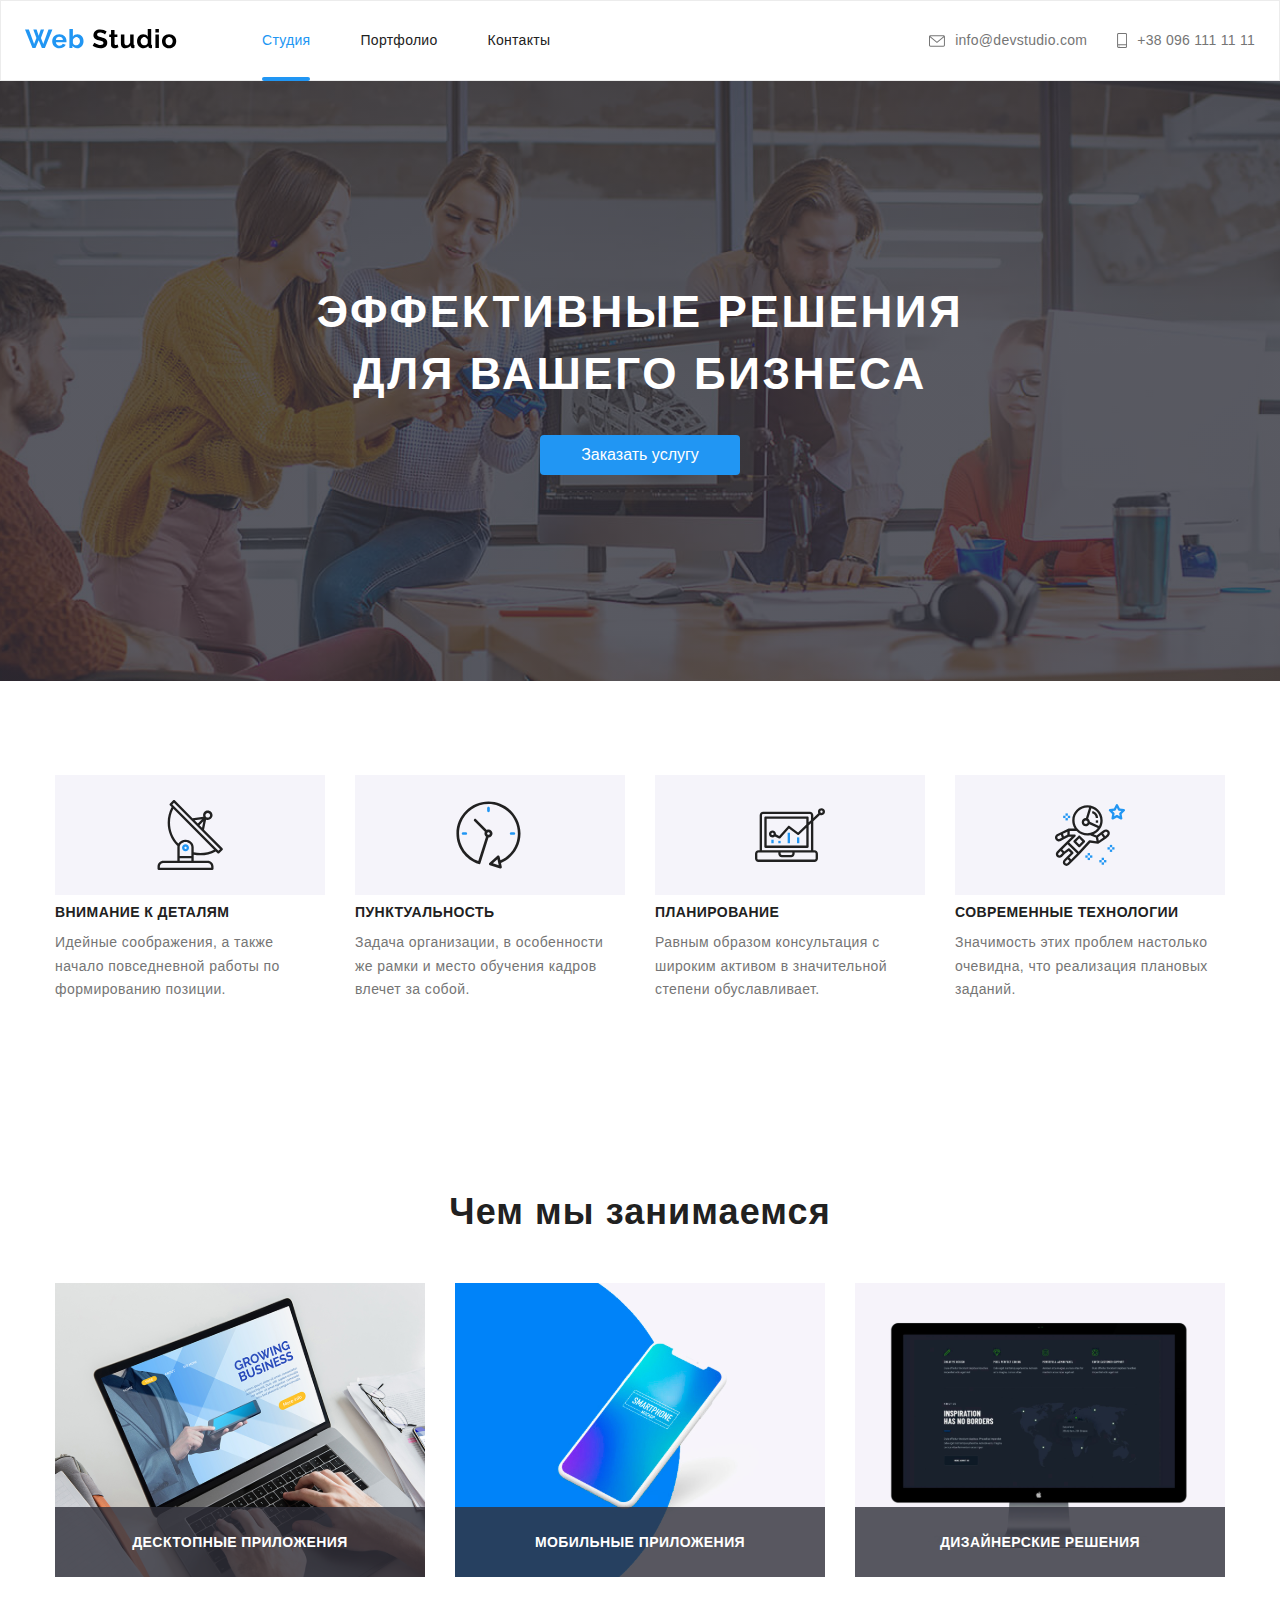
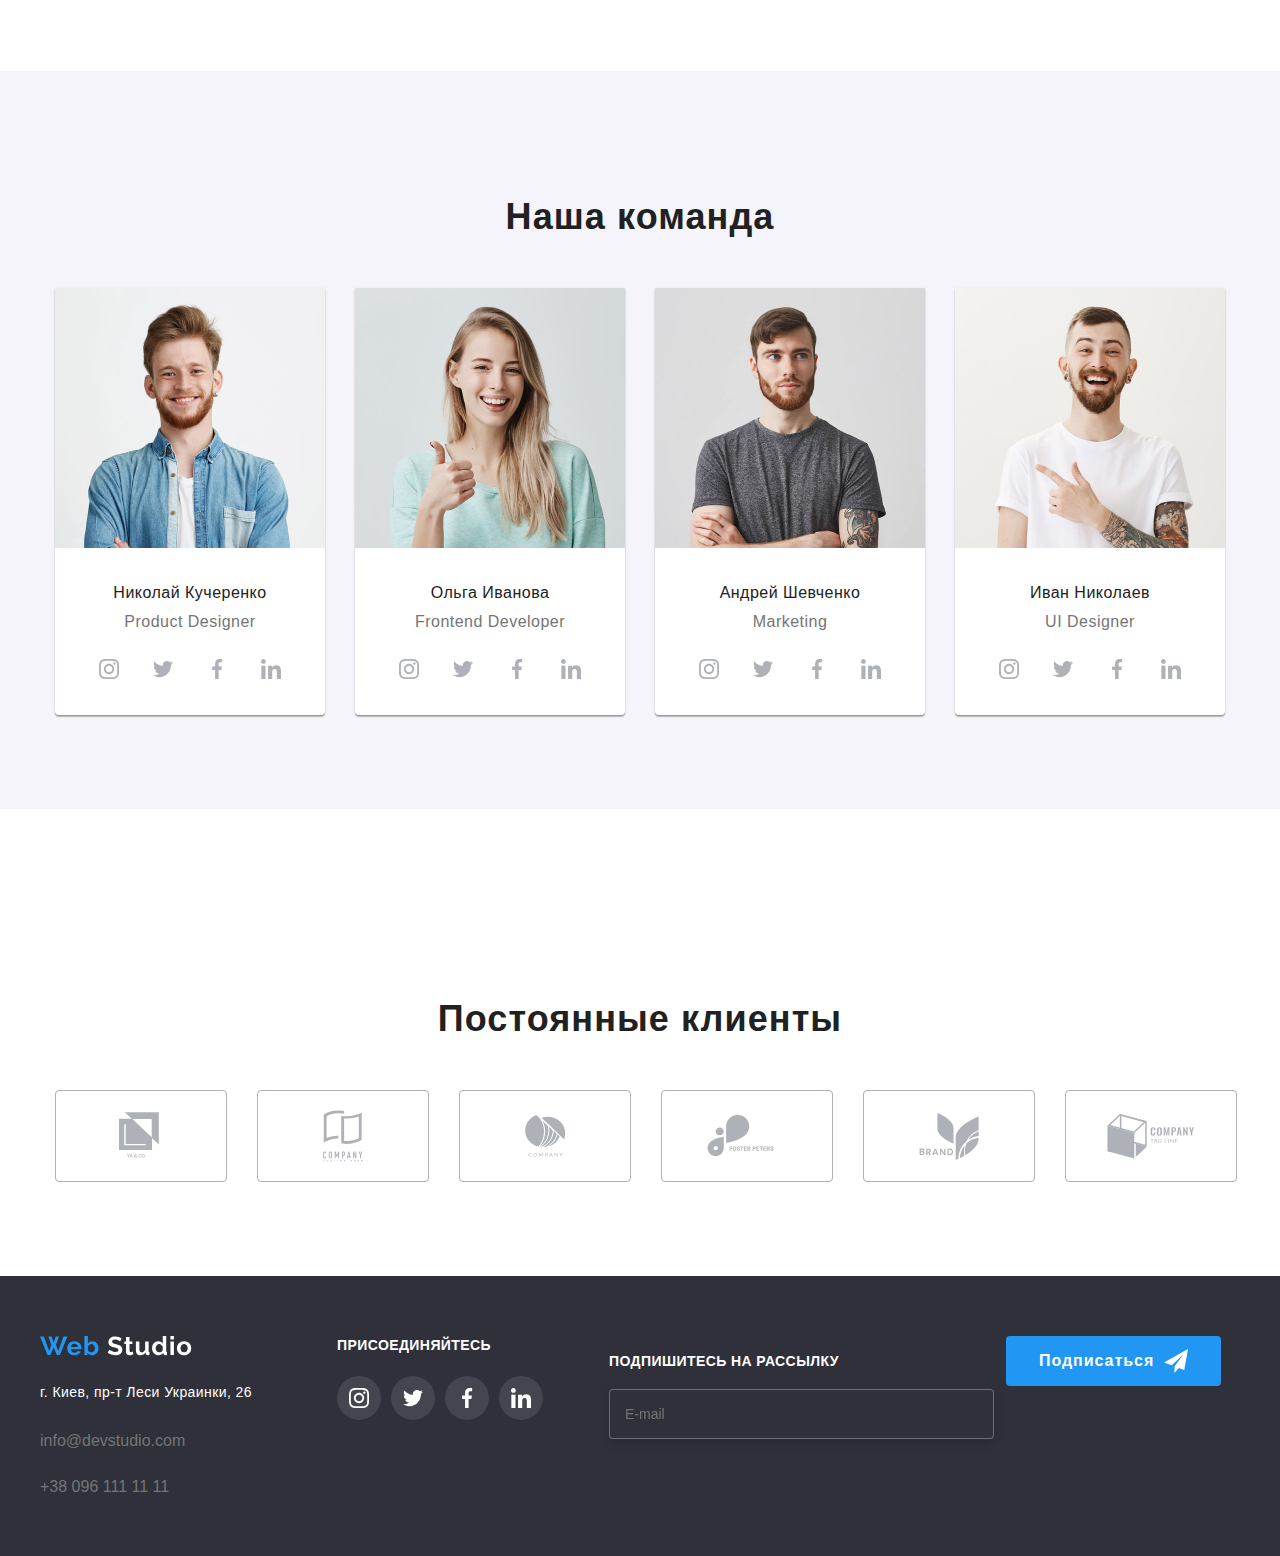
<file: index.html>
<!DOCTYPE html>
<html lang="ru">
  <head>
    <meta charset="UTF-8" />
    <meta name="viewport" content="width=device-width, initial-scale=1.0" />
    <link
      rel="stylesheet"
      href="https://cdnjs.cloudflare.com/ajax/libs/modern-normalize/0.7.0/modern-normalize.min.css"
    />
    <link rel="stylesheet" href="./css/styles.css" />
    <title>WebStudio</title>
  </head>

  <body class="page">
    <!-- header  -->
    <header>
      <div class="navigation-container">
        <div class="logo">
          <a href="./index.html"
            ><img src="./images/WebStudio.svg" alt="Логотип"
          /></a>
        </div>
        <!-- Site navigation -->

        <nav>
          <ul class="nav list">
            <li class="nav-item">
              <a class="nav-link current-link" href="./index.html">Студия</a>
            </li>
            <li class="nav-item">
              <a class="nav-link" href="./portfolio.html">Портфолио</a>
            </li>
            <li class="nav-item">
              <a class="nav-link" href="">Контакты</a>
            </li>
          </ul>
        </nav>

        <!-- contacts -->

        <div class="contacts">
          <a class="email-style" href="mailto:info@devstudio.co"
            ><svg class="icon-email" width="16" height="12">
              <use href="./images/sprite.svg#icon-envelope"></use>
            </svg>
            <span class="email-text"> info@devstudio.com</span>
          </a>

          <a class="phonenumber-style" href="tel:+380961111111"
            ><svg class="icon-phone" width="10" height="15">
              <use href="./images/sprite.svg#icon-smartphone"></use>
            </svg>
            <span class="phonenumber-text"> +38 096 111 11 11</span>
          </a>
        </div>
      </div>
    </header>
    <main>
      <!-- Hero -->
      <section class="hero">
        <div class="cotainer-hero">
          <h1 class="hero-title no-margin">
            Эффективные решения <br />
            для вашего бизнеса
          </h1>
          <button type="button" class="button" data-modal-open>
            Заказать услугу
          </button>
        </div>
      </section>
      <!-- Features -->
      <section class="features">
        <div class="container">
          <h2 class="title no-margin">
            *Логический заголовк,который не должен отображаться*
          </h2>
          <ul class="list">
            <li class="item">
              <div class="features-icon-bcg">
                <svg class="features-icon">
                  <use
                    href="./images/sprite.svg#icon-antenna"
                    width="70"
                    height="70"
                  ></use>
                </svg>
              </div>
              <h3 class="features-title">Внимание к деталям</h3>
              <p class="features-text">
                Идейные соображения, а также начало повседневной работы по
                формированию позиции.
              </p>
            </li>
            <li class="item">
              <div class="features-icon-bcg">
                <svg class="features-icon">
                  <use
                    href="./images/sprite.svg#icon-clock"
                    width="67"
                    height="70"
                  ></use>
                </svg>
              </div>
              <h3 class="features-title">Пунктуальность</h3>
              <p class="features-text">
                Задача организации, в особенности же рамки и место обучения
                кадров влечет за собой.
              </p>
            </li>
            <li class="item">
              <div class="features-icon-bcg">
                <svg class="features-icon">
                  <use
                    href="./images/sprite.svg#icon-computer"
                    width="70"
                    height="70"
                  ></use>
                </svg>
              </div>
              <h3 class="features-title">Планирование</h3>
              <p class="features-text">
                Равным образом консультация с широким активом в значительной
                степени обуславливает.
              </p>
            </li>
            <li class="item">
              <div class="features-icon-bcg">
                <svg class="features-icon">
                  <use
                    href="./images/sprite.svg#icon-astronaut"
                    width="70"
                    height="70"
                  ></use>
                </svg>
              </div>
              <h3 class="features-title">Современные технологии</h3>
              <p class="features-text">
                Значимость этих проблем настолько очевидна, что реализация
                плановых заданий.
              </p>
            </li>
          </ul>
        </div>
      </section>
      <!-- Works -->
      <section class="works">
        <div class="container">
          <h2 class="works title">Чем мы занимаемся</h2>
          <!-- work types  -->
          <ul class="work-examples list">
            <li class="work-item">
              <img
                class="work-img"
                src="./images/laptop.svg"
                alt="Лаптоп"
                width="370"
              />
              <h3 class="work-name">Десктопные приложения</h3>
            </li>
            <li class="work-item">
              <img
                class="work-img"
                src="./images/telephoneblue.svg"
                alt="Смартфон"
                width="370"
              />
              <h3 class="work-name">Мобильные приложения</h3>
            </li>
            <li class="work-item">
              <img
                class="work-img"
                src="./images/desktop.svg"
                alt="Монитор"
                width="370"
              />
              <h3 class="work-name">Дизайнерские решения</h3>
            </li>
          </ul>
        </div>
      </section>
      <!-- Our Team -->
      <section class="team">
        <div class="container">
          <h2 class="title">Наша команда</h2>
          <!-- team members -->
          <ul class="team-list list">
            <li class="team-item">
              <img
                src="./images/kolja.jpg"
                alt="Николай Кучеренко"
                width="270"
              />
              <h3 class="team-name">Николай Кучеренко</h3>
              <p class="team-text">Product Designer</p>
              <ul class="social list">
                <li class="social-item">
                  <a class="social-link" href=""
                    ><svg class="social-icon" width="20" height="20">
                      <use href="./images/sprite.svg#icon-instagram"></use>
                    </svg>
                  </a>
                </li>
                <li class="social-item">
                  <a class="social-link" href=""
                    ><svg class="social-icon" width="22" height="20">
                      <use href="./images/sprite.svg#icon-twitter" />
                    </svg>
                  </a>
                </li>
                <li class="social-item">
                  <a class="social-link" href=""
                    ><svg class="social-icon" width="20" height="30">
                      <use href="./images/sprite.svg#icon-facebook" />
                    </svg>
                  </a>
                </li>
                <li class="social-item">
                  <a class="social-link" href=""
                    ><svg class="social-icon" width="20" height="20">
                      <use href="./images/sprite.svg#icon-linkedin" />
                    </svg>
                  </a>
                </li>
              </ul>
            </li>
            <li class="team-item">
              <img src="./images/olga.jpg" alt="Ольга Иванова" width="270" />
              <h3 class="team-name">Ольга Иванова</h3>
              <p class="team-text">Frontend Developer</p>
              <ul class="social list">
                <li class="social-item">
                  <a class="social-link" href=""
                    ><svg class="social-icon" width="20" height="20">
                      <use href="./images/sprite.svg#icon-instagram" />
                    </svg>
                  </a>
                </li>
                <li class="social-item">
                  <a class="social-link" href=""
                    ><svg class="social-icon" width="22" height="20">
                      <use href="./images/sprite.svg#icon-twitter" />
                    </svg>
                  </a>
                </li>
                <li class="social-item">
                  <a class="social-link" href=""
                    ><svg class="social-icon" width="20" height="30">
                      <use href="./images/sprite.svg#icon-facebook" />
                    </svg>
                  </a>
                </li>
                <li class="social-item">
                  <a class="social-link" href=""
                    ><svg class="social-icon" width="20" height="20">
                      <use href="./images/sprite.svg#icon-linkedin" />
                    </svg>
                  </a>
                </li>
              </ul>
            </li>
            <li class="team-item">
              <img
                src="./images/andrei.jpg"
                alt="Андрей Шевченко"
                width="270"
              />
              <h3 class="team-name">Андрей Шевченко</h3>
              <p class="team-text">Marketing</p>
              <ul class="social list">
                <li class="social-item">
                  <a class="social-link" href=""
                    ><svg class="social-icon" width="20" height="20">
                      <use href="./images/sprite.svg#icon-instagram" />
                    </svg>
                  </a>
                </li>
                <li class="social-item">
                  <a class="social-link" href=""
                    ><svg class="social-icon" width="22" height="20">
                      <use href="./images/sprite.svg#icon-twitter" />
                    </svg>
                  </a>
                </li>
                <li class="social-item">
                  <a class="social-link" href=""
                    ><svg class="social-icon" width="20" height="30">
                      <use href="./images/sprite.svg#icon-facebook" />
                    </svg>
                  </a>
                </li>
                <li class="social-item">
                  <a class="social-link" href=""
                    ><svg class="social-icon" width="20" height="20">
                      <use href="./images/sprite.svg#icon-linkedin" />
                    </svg>
                  </a>
                </li>
              </ul>
            </li>
            <li class="team-item">
              <img src="./images/ivan.jpg" alt="Иван Николаев" width="270" />
              <h3 class="team-name">Иван Николаев</h3>
              <p class="team-text">UI Designer</p>
              <ul class="social list">
                <li class="social-item">
                  <a class="social-link" href=""
                    ><svg class="social-icon" width="20" height="20">
                      <use href="./images/sprite.svg#icon-instagram" />
                    </svg>
                  </a>
                </li>
                <li class="social-item">
                  <a class="social-link" href=""
                    ><svg class="social-icon" width="22" height="20">
                      <use href="./images/sprite.svg#icon-twitter" />
                    </svg>
                  </a>
                </li>
                <li class="social-item">
                  <a class="social-link" href=""
                    ><svg class="social-icon" width="20" height="30">
                      <use href="./images/sprite.svg#icon-facebook" />
                    </svg>
                  </a>
                </li>
                <li class="social-item">
                  <a class="social-link" href=""
                    ><svg class="social-icon" width="20" height="20">
                      <use href="./images/sprite.svg#icon-linkedin" />
                    </svg>
                  </a>
                </li>
              </ul>
            </li>
          </ul>
        </div>
      </section>
      <!-- Customers -->
      <section class="customers">
        <div class="container">
          <h2 class="title">Постоянные клиенты</h2>
          <!-- customers list -->
          <ul class="customers-logo list">
            <li class="customer-logo-pic">
              <a class="customers-link" href=""
                ><svg width="44" height="49">
                  <use href="./images/sprite.svg#icon-Client1" />
                </svg>
              </a>
            </li>
            <li class="customer-logo-pic">
              <a class="customers-link" href=""
                ><svg width="40" height="52">
                  <use href="./images/sprite.svg#icon-Client2" />
                </svg>
              </a>
            </li>
            <li class="customer-logo-pic">
              <a class="customers-link" href=""
                ><svg width="41" height="42">
                  <use href="./images/sprite.svg#icon-Client3" />
                </svg>
              </a>
            </li>
            <li class="customer-logo-pic">
              <a class="customers-link" href=""
                ><svg width="80" height="42">
                  <use href="./images/sprite.svg#icon-Client4" />
                </svg>
              </a>
            </li>
            <li class="customer-logo-pic">
              <a class="customers-link" href=""
                ><svg width="60" height="47">
                  <use href="./images/sprite.svg#icon-Client5" />
                </svg>
              </a>
            </li>
            <li class="customer-logo-pic">
              <a class="customers-link" href=""
                ><svg width="88" height="45">
                  <use href="./images/sprite.svg#icon-Client6" />
                </svg>
              </a>
            </li>
          </ul>
        </div>
      </section>

      <!-- MODAL WINDOW -->
      <div class="backdrop is-hidden" data-modal>
        <div class="modal">
          <a class="close-button" href="./index.html" data-modal-close
            ><svg width="30" height="30">
              <use href="./images/sprite.svg#icon-cancel-circle" />
            </svg>
          </a>

          <form class="callback-form" autocomplete="off">
            <h1 class="form-tittle">
              Оставьте свои данные, мы вам перезвоним
            </h1>
            <div class="form-field">
              <input
                class="form-input"
                id="name"
                name="name"
                type="text"
                placeholder=" "
              />
              <label class="form-lable" for="name">Имя</label>
            </div>
            <div class="form-field">
              <input
                class="form-input"
                id="tel"
                name="tel"
                type="tel"
                placeholder=" "
              />
              <label class="form-lable" for="tel">Телефон</label>
              <svg class="modal-icon" width="13" height="13">
                <use href="./images/sprite.svg#icon-phone-modal" />
              </svg>
            </div>
            <div class="form-field">
              <input
                class="form-input"
                id="mail"
                name="mail"
                type="email"
                placeholder=" "
              />
              <label class="form-lable" for="mail">Почта</label>
              <svg class="modal-icon" width="15" height="12">
                <use href="./images/sprite.svg#icon-envelope-modal" />
              </svg>
            </div>
            <div class="form-field">
              <label
                >Коментарий
                <textarea
                  name="comment"
                  rows="5"
                  placeholder="Введите текст"
                ></textarea>
              </label>
            </div>
            <div class="policy-field">
              <label class="checkbox-lable"
                ><input class="checkbox" name="agree" type="checkbox" />
                <span class="checkbox-icon"></span>Соглашаюсь с рассылкой и
                принимаю
                <a class="policy-link" href="">Условия договора </a>
              </label>
            </div>
            <div class="submit">
              <button type="button" class="submit-btn">Подписаться</button>
            </div>
          </form>
        </div>
      </div>
    </main>
    <!-- Footer -->
    <footer class="footer">
      <!-- logo -->
      <div class="footer-container">
        <div class="logo-footer">
          <a href="./index.html"
            ><img src="./images/WebStudio-footer.svg" alt="Логотип"
          /></a>
          <address>
            <span class="phys-address"> г. Киев, пр-т Леси Украинки, 26</span>
            <br />
            <!-- contacts -->
            <a href="mailto:info@devstudio.co">
              <span class="adress">info@devstudio.com</span></a
            >
            <br />
            <a href="tel:+380961111111">
              <span class="adress">+38 096 111 11 11</span></a
            >
          </address>
        </div>
        <!-- subscribe -->
        <div class="subscribe-container">
          <h2 class="subscribe-title">присоединяйтесь</h2>
          <ul class="footer-social list">
            <li class="footer-social-item">
              <a class="footer-social-link" href=""
                ><svg class="footer-social-icon" width="20" height="20">
                  <use href="./images/sprite.svg#icon-instagram" />
                </svg>
              </a>
            </li>
            <li class="footer-social-item">
              <a class="footer-social-link" href=""
                ><svg class="footer-social-icon" width="22" height="20">
                  <use href="./images/sprite.svg#icon-twitter" />
                </svg>
              </a>
            </li>
            <li class="footer-social-item">
              <a class="footer-social-link" href=""
                ><svg class="footer-social-icon" width="20" height="30">
                  <use href="./images/sprite.svg#icon-facebook" />
                </svg>
              </a>
            </li>
            <li class="footer-social-item">
              <a class="footer-social-link" href=""
                ><svg class="footer-social-icon" width="20" height="20">
                  <use href="./images/sprite.svg#icon-linkedin" />
                </svg>
              </a>
            </li>
          </ul>
        </div>
        <div class="mail-subscribe">
          <form class="suscribe-form">
            <label class="footer-field">
              <input name="mail" type="email" placeholder="E-mail" />
              Подпишитесь на рассылку
            </label>
            <button class="footer-btn" type="submit" class="submit-btn">
              Подписаться
            </button>
          </form>
        </div>
      </div>
    </footer>
    <script src="./js/modal.js"></script>
  </body>
</html>
</file>
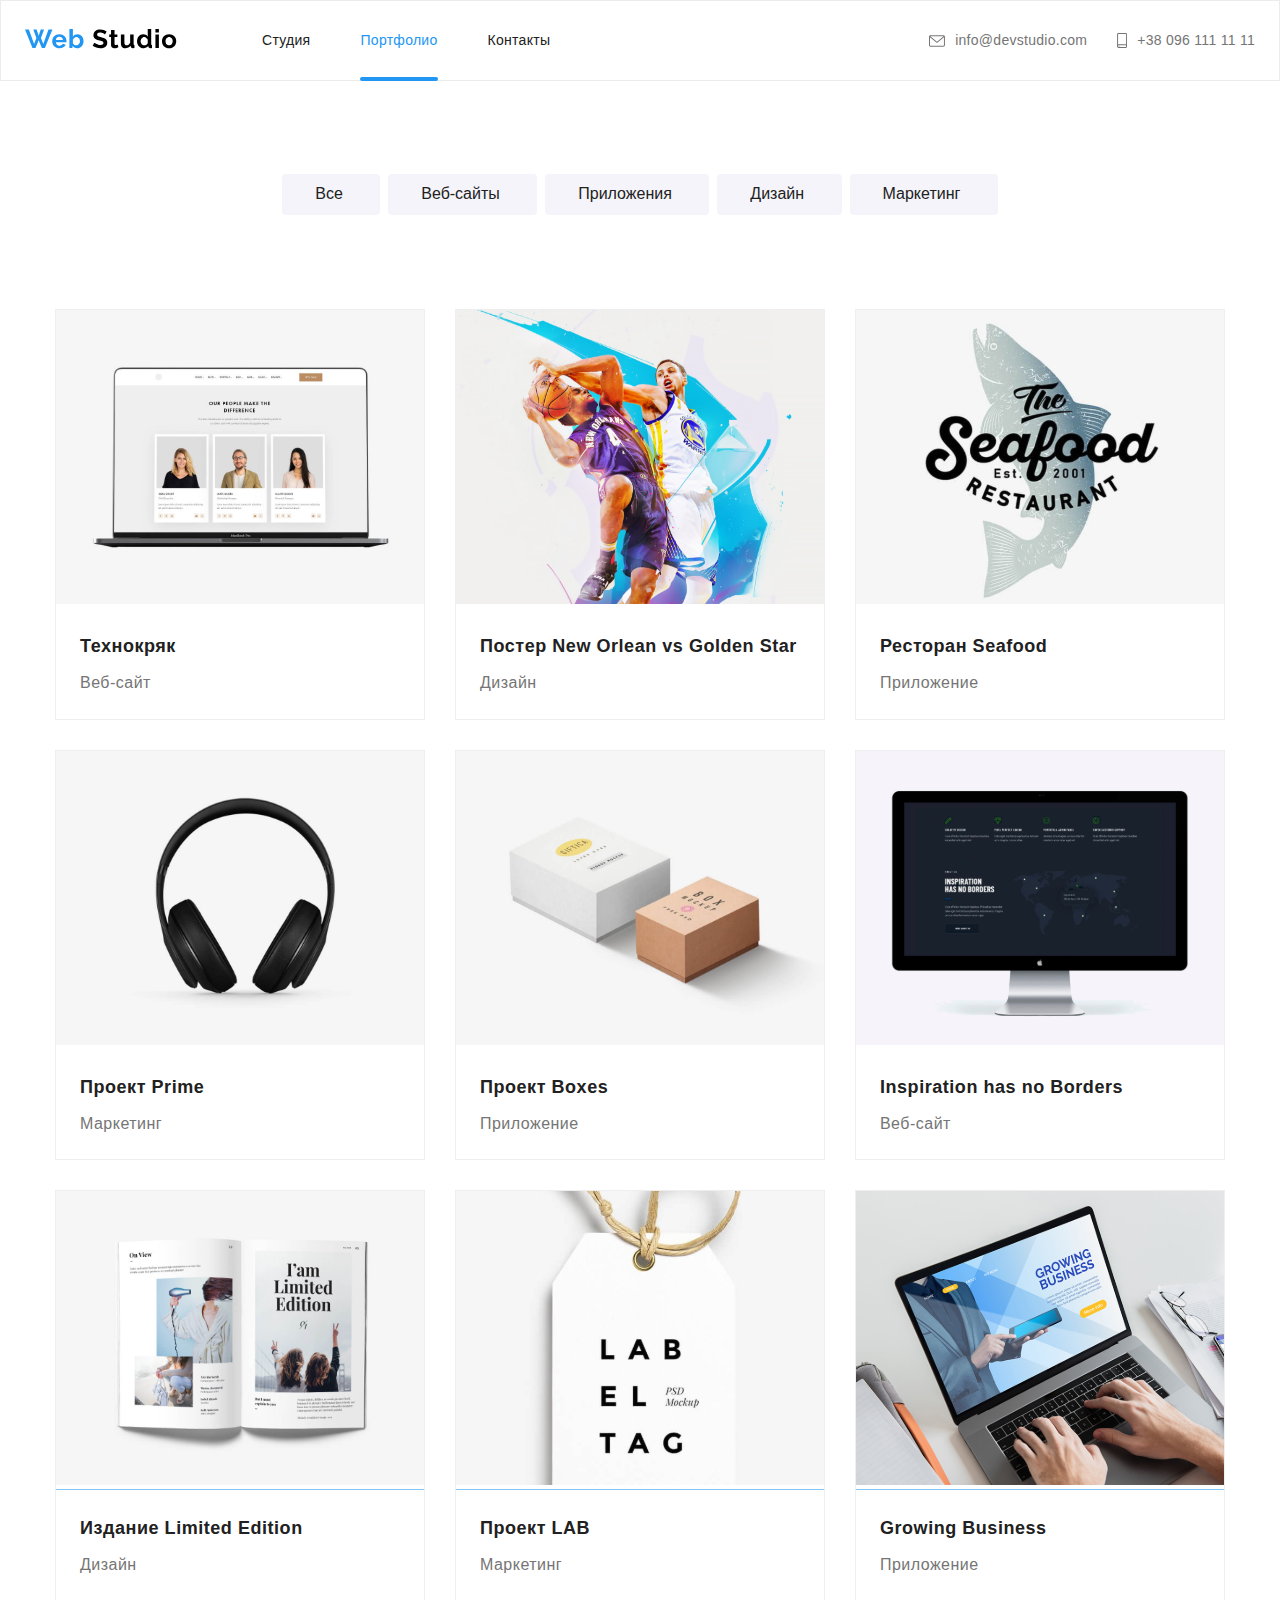
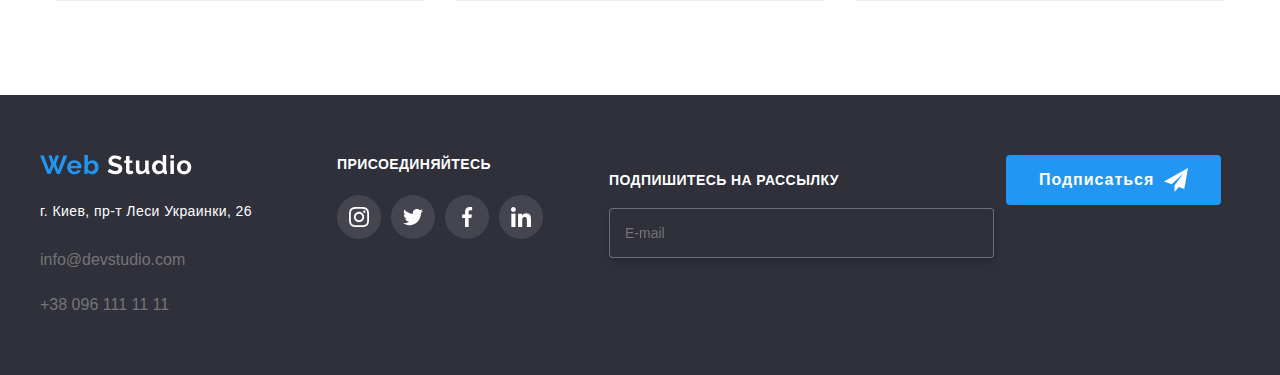
<file: portfolio.html>
<!DOCTYPE html>
<html lang="ru">
  <head>
    <meta charset="UTF-8" />
    <meta name="viewport" content="width=device-width, initial-scale=1.0" />
    <link
      rel="stylesheet"
      href="https://cdnjs.cloudflare.com/ajax/libs/modern-normalize/0.7.0/modern-normalize.min.css"
    />
    <link rel="stylesheet" href="./css/styles.css" />
    <title>WebStudio</title>
  </head>

  <body class="page">
    <!-- header  -->
    <header>
      <div class="navigation-container">
        <div class="logo">
          <a href="./index.html"
            ><img src="./images/WebStudio.svg" alt="Логотип"
          /></a>
        </div>
        <!-- Site navigation -->

        <nav>
          <ul class="nav list">
            <li class="nav-item">
              <a class="nav-link" href="./index.html">Студия</a>
            </li>
            <li class="nav-item">
              <a class="nav-link  current-link" href="./portfolio.html">Портфолио</a>
            </li>
            <li class="nav-item">
              <a class="nav-link" href="">Контакты</a>
            </li>
          </ul>
        </nav>

        <!-- contacts -->

        <div class="contacts">
          <a class="email-style" href="mailto:info@devstudio.co"
            ><svg class="icon-email" width="16" height="12">
              <use href="./images/sprite.svg#icon-envelope"></use>
            </svg>
            <span class="email-text"> info@devstudio.com</span>
          </a>

          <a class="phonenumber-style" href="tel:+380961111111"
            ><svg class="icon-phone" width="10" height="15">
              <use href="./images/sprite.svg#icon-smartphone"></use>
            </svg>
            <span class="phonenumber-text"> +38 096 111 11 11</span>
          </a>
        </div>
      </div>
    </header>
    <main>
      <!-- OUr workk filter menu -->
      <section>
        <div class="container-portfolio">
          <div class="filter">
          <label  class="filter-lable">Все
            <input  class="filter-input" name="filter" type="radio" value="all" >
          </label>
          
          
          <label  class="filter-lable">Веб-сайты
            <input class="filter-input" name="filter" type="radio" value="web-sites" />
          </label>
          
          
          <label class="filter-lable">Приложения
            <input class="filter-input" name="filter" type="radio" value="apps" />
          </label>


          <label class="filter-lable">Дизайн
            <input class="filter-input"name="filter" type="radio" value="design" />
          </label>


           <label class="filter-lable">Маркетинг
             <input class="filter-input"name="filter" type="radio" value="marketing" />
           </label>
          </div>
            <h1 class="portfolio-notitle">
              *Логический заголовок котрый не должен отоюражатся*
            </h1>
          </div>

          <!-- OUR WORKS -->
         <section>
           

           
            <ul class="portfolio container list">
              <li class="portfolio-item">
                <a href="" >
                  <div class="portfolio-img">
                    <img class="img" src="./images-portfolio/tehnokrak.svg" alt="Изображение веб-сайта на ноутбуке" width="370">
                    <div class="portfolio-text">
                      <p>
                        Технокряк это современная площадка распространения
                        коронавируса. Компании используют эту платформу для
                        цифрового шпионажа и атак на защищённые сервера
                        конкурентов.
                      </p>
                    </div>
                  </div>
                  <div class="portfolio-dsc">
                    <h2 class="portfolio-name">Технокряк</h2>
                    <p class="portfolio-type">Веб-сайт</p>
                  </div>
                </a>
              </li>
              <li class="portfolio-item">
                <a href="">
                  <div class="portfolio-img">
                    <img class="img" src="./images-portfolio/basketball-poster.svg" alt="Постер New Orlean vs Golden Star" width="370">
                    <div class="portfolio-text">
                      <p>
                        Технокряк это современная площадка распространения
                        коронавируса. Компании используют эту платформу для
                        цифрового шпионажа и атак на защищённые сервера
                        конкурентов.
                      </p>
                    </div>
                  </div>
                  <div class="portfolio-dsc">
                    <h2 class="portfolio-name">Постер New Orlean vs Golden Star</h2>
                    <p class="portfolio-type">Дизайн</p>
                  </div>
                </a>
              </li>
              <li class="portfolio-item">
                <a href="">
                  <div class="portfolio-img">
                    <img class="img" src="./images-portfolio/seafood-logo.svg" alt="Лого Ресторана" width="370">
                    <div class="portfolio-text">
                      <p>
                        Технокряк это современная площадка распространения
                        коронавируса. Компании используют эту платформу для
                        цифрового шпионажа и атак на защищённые сервера
                        конкурентов.
                      </p>
                    </div>
                  </div>
                  <div class="portfolio-dsc">
                    <h2 class="portfolio-name">Ресторан Seafood</h2>
                    <p class="portfolio-type">Приложение</p>
                  </div>
                </a>
              </li>
              <li class="portfolio-item">
                <a href="">
                  <div class="portfolio-img">
                    <img class="img" src="./images-portfolio/headphones.svg" alt="Наушники" width="370">
                    <div class="portfolio-text">
                      <p>
                        Технокряк это современная площадка распространения
                        коронавируса. Компании используют эту платформу для
                        цифрового шпионажа и атак на защищённые сервера
                        конкурентов.
                      </p>
                    </div>
                  </div>
                  <div class="portfolio-dsc">
                    <h2 class="portfolio-name">Проект Prime</h2>
                    <p class="portfolio-type">Маркетинг</p>
                  </div>
                </a>
              </li>
              <li class="portfolio-item">
                <a href="">
                  <div class="portfolio-img">
                    <img class="img" src="./images-portfolio/boxes-project.svg" alt="Проэкт Boxes" width="370">
                    <div class="portfolio-text">
                      <p>
                        Технокряк это современная площадка распространения
                        коронавируса. Компании используют эту платформу для
                        цифрового шпионажа и атак на защищённые сервера
                        конкурентов.
                      </p>
                    </div>
                  </div>
                  <div class="portfolio-dsc">
                    <h2 class="portfolio-name">Проект Boxes</h2>
                    <p class="portfolio-type">Приложение</p>
                  </div>
                </a>
              </li>
              <li class="portfolio-item">
                <a href="">
                  <div class="portfolio-img">
                    <img class="img" src="./images-portfolio/desktop-screen.svg" alt="Монитор" width="370">
                    <div class="portfolio-text">
                      <p>
                        Технокряк это современная площадка распространения
                        коронавируса. Компании используют эту платформу для
                        цифрового шпионажа и атак на защищённые сервера
                        конкурентов.
                      </p>
                    </div>
                  </div>
                  <div class="portfolio-dsc">
                    <h2 class="portfolio-name">Inspiration has no Borders</h2>
                    <p class="portfolio-type">Веб-сайт</p>
                  </div>
                </a>
              </li>
              <li class="portfolio-item">
                <a href="">
                  <div class="portfolio-img">
                    <img class="img" src="./images-portfolio/limitededition.svg" alt="Книга" width="370">
                    <div class="portfolio-text">
                      <p>
                        Технокряк это современная площадка распространения
                        коронавируса. Компании используют эту платформу для
                        цифрового шпионажа и атак на защищённые сервера
                        конкурентов.
                      </p>
                    </div>
                  </div>
                  <div class="portfolio-dsc">
                    <h2 class="portfolio-name">Издание Limited Edition</h2>
                    <p class="portfolio-type">Дизайн</p>
                  </div>
                </a>
              </li>
              <li class="portfolio-item">
                <a href="">
                  <div class="portfolio-img">
                    <img class="img" src="./images-portfolio/labletag.svg" alt="Лэйблтэг" width="370">
                    <div class="portfolio-text">
                      <p>
                        Технокряк это современная площадка распространения
                        коронавируса. Компании используют эту платформу для
                        цифрового шпионажа и атак на защищённые сервера
                        конкурентов.
                      </p>
                    </div>
                  </div>
                  <div class="portfolio-dsc">
                    <h2 class="portfolio-name">Проект LAB</h2>
                    <p class="portfolio-type">Маркетинг</p>
                  </div>
                </a>
              </li>
              <li class="portfolio-item">
                <a href="">
                  <div class="portfolio-img">
                    <img class="img" src="./images-portfolio/laptop-grow-buis.svg" alt="Лаптоп" width="370">
                    <div class="portfolio-text">
                      <p>
                        Технокряк это современная площадка распространения
                        коронавируса. Компании используют эту платформу для
                        цифрового шпионажа и атак на защищённые сервера
                        конкурентов.
                      </p>
                    </div>
                  </div>
                  <div class="portfolio-dsc">
                    <h2 class="portfolio-name">Growing Business</h2>
                    <p class="portfolio-type">Приложение</p>
                  </div>
                </a>
              </li>
           </ul>
         </section>

    </main>
    <footer class="footer">
      <!-- logo -->
      <div class="footer-container">
        <div class="logo-footer">
          <a href="./index.html"><img src="./images/WebStudio-footer.svg" alt="Логотип" /></a>
          <address>
            <span class="phys-address"> г. Киев, пр-т Леси Украинки, 26</span>
            <br />
            <!-- contacts -->
            <a href="mailto:info@devstudio.co">
              <span class="adress">info@devstudio.com</span></a>
            <br />
            <a href="tel:+380961111111">
              <span class="adress">+38 096 111 11 11</span></a>
          </address>
        </div>
        <!-- subscribe -->
        <div class="subscribe-container">
          <h2 class="subscribe-title">присоединяйтесь</h2>
          <ul class="footer-social list">
            <li class="footer-social-item">
              <a class="footer-social-link" href=""><svg class="footer-social-icon" width="20" height="20">
                  <use href="./images/sprite.svg#icon-instagram" />
                </svg>
              </a>
            </li>
            <li class="footer-social-item">
              <a class="footer-social-link" href=""><svg class="footer-social-icon" width="22" height="20">
                  <use href="./images/sprite.svg#icon-twitter" />
                </svg>
              </a>
            </li>
            <li class="footer-social-item">
              <a class="footer-social-link" href=""><svg class="footer-social-icon" width="20" height="30">
                  <use href="./images/sprite.svg#icon-facebook" />
                </svg>
              </a>
            </li>
            <li class="footer-social-item">
              <a class="footer-social-link" href=""><svg class="footer-social-icon" width="20" height="20">
                  <use href="./images/sprite.svg#icon-linkedin" />
                </svg>
              </a>
            </li>
          </ul>
        </div>
        <div class="mail-subscribe">
          <form class="suscribe-form">
            <label class="footer-field">
              <input name="mail" type="email" placeholder="E-mail" />
              Подпишитесь на рассылку
            </label>
            <button class="footer-btn" type="submit" class="submit-btn">
              Подписаться
            </button>
          </form>
        </div>
      </div>
    </footer>
  </body>
</html>
</file>
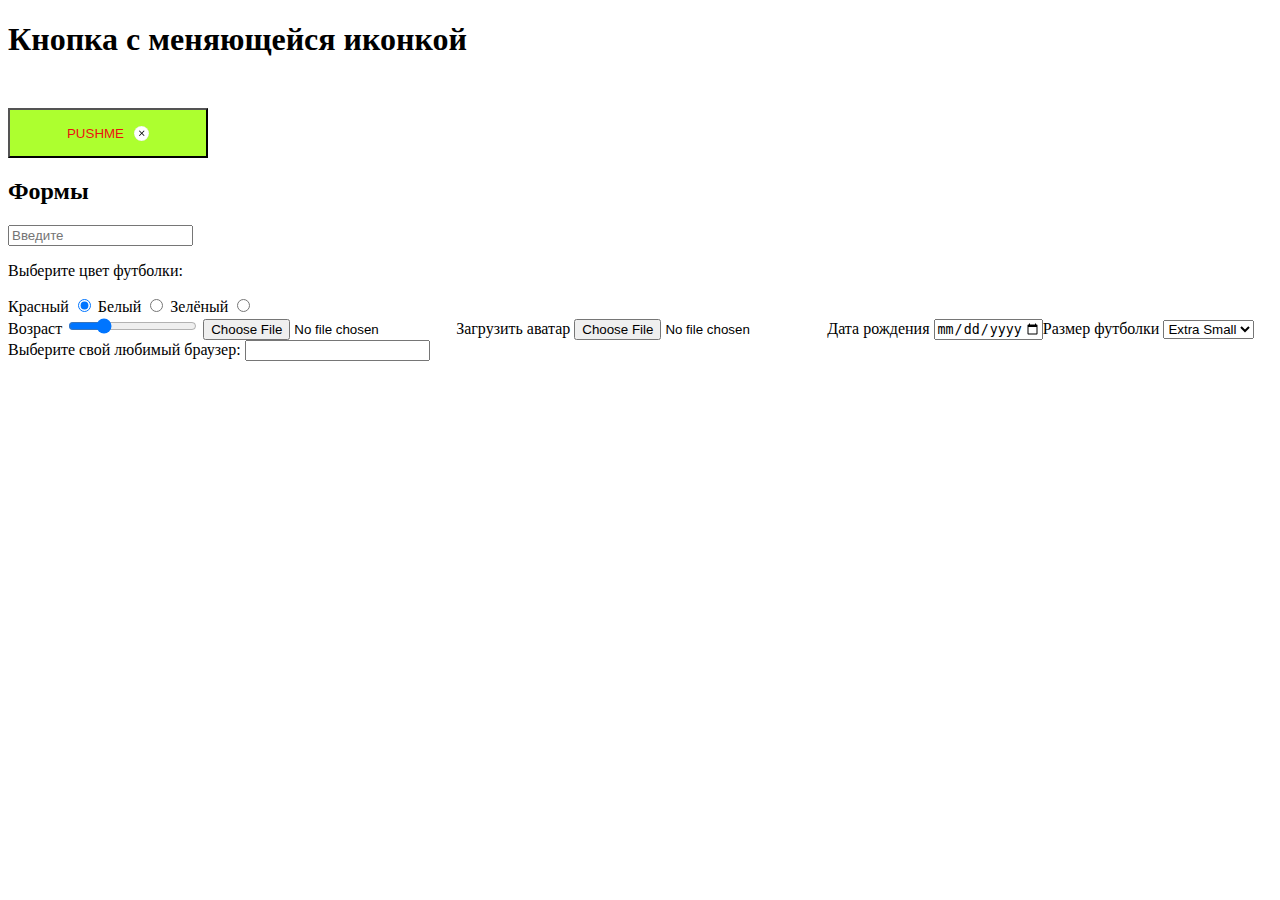
<file: test.html>
<!DOCTYPE html>
<html lang="en">
  <head>
    <meta charset="UTF-8" />
    <meta name="viewport" content="width=device-width, initial-scale=1.0" />
    <link rel="stylesheet" href="./test.css" />
    <title>Document</title>
  </head>
  <h1>Кнопка с меняющейся иконкой</h1>
  <body>
<button class="btn">PUSHME</button>
    </div>

    <h2>Формы</h2>
 
  <input type="text" name="message" placeholder="Введите" /><div role="group">
    <p>Выберите цвет футболки:</p>
  
    <label for="color-1">Красный</label>
    <input id="color-1" name="color" type="radio" value="red" checked />
  
    <label for="color-2">Белый</label>
    <input id="color-2" name="color" type="radio" value="white" />
  
    <label for="color-3">Зелёный</label>
    <input id="color-3" name="color" type="radio" value="green" />
  </div><label for="age">Возраст</label>
  <input id="age" type="range" name="age" min="0" max="120" value="30" />
  <input type="file" дополнительные-атрибуты /><label for="avatar">Загрузить аватар</label>
  <input type="file" id="avatar" name="avatar" accept="image/jpeg,image/png" /><label for="birth_date">Дата рождения</label>
  <input id="birth_date" name="birth_date" type="date" min="1920-01-01" max="2020-01-01" /><label for="size">Размер футболки</label>
  <select id="size" name="size">
    <option value="xs">Extra Small</option>
    <option value="s">Small</option>
    <option value="m">Medium</option>
    <option value="l">Large</option>
  </select><label for="fav">Выберите свой любимый браузер:</label>
  <input list="browsers" name="fav" id="fav" />
  
  <datalist id="browsers">
    <option>Edge</option>
    <option>Firefox</option>
    <option>Chrome</option>
    <option>Opera</option>
    <option>Safari</option>
  </datalist>
</html>
</file>
<file: css/styles.css>
/* Цыетовая палитра */
/* Primary text color #212121
Secondary text color #757575
alternative text color #FFFFFF
accent color #2196F3


bcg color #FFFFFF
bcg alternative color #F5F4FA*/

:root {
  --primary-text-color: #212121;
  --secondary-text-color: #757575;
  --alternative-text-color: #ffffff;
  --accent-color: #2196f3;
  --bcg-color: #ffffff;
  --bcg-alternative-color: #f5f4fa;
}
/* * {
  outline: solid darkslateblue; */

/* all paige main formattiong */
.page {
  font-family: "Roboto", sans-serif;
  color: var(--primary-text-color);
  background-color: var(--bcg-color);
}
/* No dots on lists */
.list {
  list-style: none;
  padding: 0px;
  margin: 0px;
}
/* Отменяем подчеркивание у ссылки */
a {
  color: var(--primary-text-color);
  text-decoration: none;
}
header {
  border: 1px solid #ececec;
}
/* Delete margin utility */
.no-margin {
  margin: 0px;
}

.container {
  width: 1200px;
  margin-right: auto;
  margin-left: auto;
  padding-left: 15px;
  padding-right: 15px;
  padding-bottom: 94px;
  padding-top: 94px;
}

/* Header
*/

/* site navigation 
and contacts 
focus and hover */

/* site navigation text  */
.nav {
  margin-left: 85px;

  font-weight: 500;
  font-size: 14px;
  line-height: 1.1;
  letter-spacing: 0.02em;
  display: flex;
}

.nav-item + .nav-item {
  margin-left: 50px;
}

.nav-link {
  position: relative;

  display: inline-block;

  padding-top: 32px;
  padding-bottom: 32px;

  transition: color 250ms cubic-bezier(0.4, 0, 0.2, 1);
}

.nav-link:hover {
  color: var(--accent-color);
}
.current-link::after {
  content: "";
  display: flex;

  position: absolute;
  left: 0px;
  top: 40px;

  transform: translateY(900%);

  height: 4px;
  width: 100%;

  background: #2196f3;
  border-radius: 2px;
}

.current-link {
  color: var(--accent-color);
}

/* Nsv contsiner */
.navigation-container {
  display: flex;
  align-items: center;

  max-width: 1230px;
  margin: 0 auto;
}
/* allTitles H2 */
.title {
  font-weight: 700;
  font-size: 36px;
  line-height: 1.2;
  text-align: center;

  letter-spacing: 0.03em;
}
/* logo */

.logo {
  display: inline-block;
}
/* CONTACTS */
.contacts {
  display: flex;
  align-items: center;
  margin-left: auto;
}
.email-style {
  display: flex;
  align-items: center;
  color: #757575;
  fill: #757575;
  margin-right: 30px;
  transition: color 250ms cubic-bezier(0.4, 0, 0.2, 1),
    fill 250ms cubic-bezier(0.4, 0, 0.2, 1);
}
.email-style:focus,
.email-style:hover {
  color: var(--accent-color);
  fill: var(--accent-color);
}
.icon-email {
  margin-right: 10px;
}
.email-text {
  font-style: normal;

  font-style: normal;
  font-weight: 500;
  font-size: 14px;
  line-height: 1.14;
  letter-spacing: 0.02em;
}

.phonenumber-style {
  display: flex;
  align-items: center;
  color: #757575;
  fill: #757575;
  transition: color 250ms cubic-bezier(0.4, 0, 0.2, 1),
    fill 250ms cubic-bezier(0.4, 0, 0.2, 1);
}
.phonenumber-style:focus,
.phonenumber-style:hover {
  color: var(--accent-color);
  fill: var(--accent-color);
}
.icon-phone {
  margin-right: 10px;
}
.phonenumber-text {
  font-style: normal;

  font-style: normal;
  font-weight: 500;
  font-size: 14px;
  line-height: 1.14;
  letter-spacing: 0.02em;
}
/* Hero */
.cotainer-hero {
  padding-top: 200px;
  padding-bottom: 200px;
}
.hero {
  background-image: linear-gradient(
      to right,
      rgba(47, 48, 58, 0.8),
      rgba(47, 48, 58, 0.8)
    ),
    url(../images/Header-img.jpg);
  background-color: #212121;
  width: auto;
  height: 600px;
  margin: auto;
  background-repeat: no-repeat;
  background-position: center;
  background-size: cover;
  text-align: center;
}

/* Hero title */
.hero-title {
  font-weight: 900;
  font-size: 44px;
  line-height: 1.4;

  text-align: center;
  letter-spacing: 0.06em;
  text-transform: uppercase;

  color: var(--alternative-text-color);
}

/* Hero button */
.button {
  padding: 10px 32px;
  color: var(--alternative-text-color);
  background: #2196f3;
  border-radius: 4px;
  border: 1px solid transparent;
  min-width: 200px;
  margin-top: 30px;
}

/* MODAL WINDOW */
.backdrop {
  position: fixed;

  top: 0;
  left: 0;

  width: 100%;
  height: 100%;

  background: rgba(0, 0, 0, 0.2);

  opacity: 1;
  transition: opacity 250ms cubic-bezier(0.4, 0, 0.2, 1);
}

.backdrop.is-hidden {
  opacity: 0;
  pointer-events: none;
}
.backdrop.is-hidden .modal {
  transform: translate(-50%, -50%) rotate(360deg) scale(0.1);
}

.modal {
  position: absolute;
  top: 50%;
  left: 50%;

  transform: translate(-50%, -50%) rotate(0deg) scale(1);

  background: #ffffff;
  box-shadow: 0px 1px 3px rgba(0, 0, 0, 0.12), 0px 1px 1px rgba(0, 0, 0, 0.14),
    0px 2px 1px rgba(0, 0, 0, 0.2);
  border-radius: 4px;
}

.close-button {
  position: absolute;
  right: 8px;
  top: 8px;
}
.close-button:hover,
.close-button:focus{
  fill: var(--accent-color);

}

/* --------------FORM-POSITIONING--------------------- */
.callback-form {
  padding: 40px;
  width: 528px;

}
.form-tittle {
  text-align: center;
  margin-top: 0px;
  margin-bottom: 0px;

  font-weight: 700;
  font-size: 20px;
  line-height: 1.15;
  letter-spacing: 0.03em;
}
/* ------------------------FORM GRAPHS-------------------------------- */
.form-field {
  position: relative;
  display: flex;
  flex-direction: column;
  margin-top: 30px;
}
.form-field label {
  margin-bottom: 4px;

  font-size: 12px;
  line-height: 14px;
  letter-spacing: 0.01em;

  color: var(--secondary-text-color);
}
.form-lable {
  position: absolute;
  top: 30%;
  left: 42px;
  transform: translateX(-30%);
  transition: transform 250ms cubic-bezier(0.4, 0, 0.2, 1);

  margin-left: 10px;
}
.form-field input {
  padding-left: 42px;
  border: 1px solid rgba(33, 33, 33, 0.2);

  border-radius: 4px;
  height: 40px;
}
.form-input:focus + .form-lable {
  transform: translateY(-250%) translateX(-42px);
  color: color: #757575;;
}
.form-input:focus + .form-lable,
.form-input:not(:placeholder-shown) + .form-lable {
  transform: translateY(-250%) translateX(-42px);
}
textarea {
  width: 448px;
  height: 120px;
  padding: 12px 16px;

  border: 1px solid rgba(33, 33, 33, 0.2);

  border-radius: 4px;
  resize: none;
}
textarea::placeholder{
  font-size: 14px;
line-height: 16px;
letter-spacing: 0.01em;

color: rgba(117, 117, 117, 0.5);
}
/* -----------------------MODAL ICONS----------------------- */
.modal-icon {
  position: absolute;
  top: 50%;
  left: 15px;
  transform: translateY(-50%);
}
.form-input:focus ~ .modal-icon {
  fill: var(--accent-color);
}
/* ----------------------------CHECKBOX------------------------------------- */
.policy-field {
  display: inline-flex;
  align-items: center;
  margin-top: 20px;
}
.policy-field .policy-link {
  text-decoration: underline;
  color: var(--accent-color);
}
.checkbox {
  -webkit-appearance: none;
  -moz-appearance: none;
  appearance: none;
}
.checkbox-lable {
  display: flex;
  align-items: center;
}
.checkbox-icon {
  content: "";
  display: block;
  width: 16px;
  height: 15px;
  background-image: url(../images/checkbox-frame.svg);
  margin-right: 8px;
}
.checkbox:checked + .checkbox-icon {
  background-image: url(../images/checked-checkbox.svg);
}

/* -------------------------------SUBMIT BUTTON-------------------------------------------- */
.submit {
  display: flex;
  align-content: center;
  justify-content: center;
}
.submit-btn {
  margin-top: 30px;
  padding: 10px 32px;

  min-width: 200px;

  color: var(--alternative-text-color);
  background: #2196f3;
  border-radius: 4px;
  border: 1px solid transparent;
}
/* ----------------Features ----------------------------*/

.features .list {
  display: flex;
  justify-content: center;
}
/* FEATURES ICONS */
.features-icon-bcg {
  display: flex;
  align-items: center;
  justify-content: center;

  width: 270px;
  height: 120px;

  background-color: #f5f4fa;
}
.features-icon {
  width: 70px;
  height: 70px;
}
.list .item {
  margin-right: 30px;
}
.list .item:last-child {
  margin-right: 0px;
}

.features .title {
  display: none;
}

/* FETURES ICONS */

/* features title*/
.features-title {
  font-weight: 700;
  font-size: 14px;
  line-height: 1.1;
  letter-spacing: 0.03em;
  text-transform: uppercase;
  margin-bottom: 0px;
  margin-top: 10px;
}
/* features text dsc */
.features-text {
  color: var(--secondary-text-color);

  font-size: 14px;
  line-height: 1.7;
  letter-spacing: 0.03em;
  margin-bottom: 0px;
  margin-top: 10px;
}
/* OUR WORKS */

/* works title */
.works .title {
  margin-bottom: 50px;
  margin-top: 0px;
}
/* WORK EXAMPLLES LIST */

.work-examples {
  display: flex;
}

/* wORK CARD  */
.work-item {
  position: relative;
}
.work-img {
  display: block;
}
.work-item + .work-item {
  margin-left: 30px;
}
/* WORK IMAGE */

/* WORK DESCRIPTION */
.work-name {
  position: absolute;

  display: flex;
  justify-content: center;
  align-items: center;

  bottom: 0px;

  width: 370px;
  height: 70px;

  margin: 0px;

  font-weight: 700;
  font-size: 14px;
  line-height: 1.1;

  letter-spacing: 0.03em;
  text-transform: uppercase;

  color: #ffffff;
  background-color: rgba(47, 48, 58, 0.8);
}

/* team */
.team {
  background-color: #f5f4fa;
  width: auto;
}
.team-item {
  width: calc((100% - 30px * 3) / 4);
  margin-right: 30px;
  box-shadow: 0px 2px 1px rgba(0, 0, 0, 0.2), 0px 1px 1px rgba(0, 0, 0, 0.14),
    0px 1px 3px rgba(0, 0, 0, 0.12);
  border-radius: 0px 0px 4px 4px;
  background-color: #fff;
}
.team-item:first-child {
  margin-left: 0px;
}
/* team list */
.team-list {
  margin-top: 50px;
  display: flex;
}

/* teammates names   */
.team-name {
  font-weight: 500;
  font-size: 16px;
  line-height: 1.2;

  letter-spacing: 0.03em;
  margin-top: 30px;
  margin-bottom: 0px;
  text-align: center;
}
/* temmates proffession dsc */
.team-text {
  font-size: 16px;
  line-height: 1.2;

  letter-spacing: 0.03em;

  color: var(--secondary-text-color);
  margin-top: 10px;
  margin-bottom: 0px;
  text-align: center;
}
/* social media list */

.social {
  margin-top: 16px;
  margin-bottom: 24px;
  display: flex;
  justify-content: center;
}
.social-item + .social-item {
  margin-left: 10px;
}
.social-link {
  display: flex;
  justify-content: center;
  align-items: center;

  width: 44px;
  height: 44px;
  border-radius: 50%;

  fill: #afb1b8;
  transition: background-color 250ms cubic-bezier(0.4, 0, 0.2, 1),
    fill 250ms cubic-bezier(0.4, 0, 0.2, 1);
}

.social-link:hover,
.social-link:focus {
  background-color: var(--accent-color);
  fill: #ffffff;
}

/* loyal customers  list*/
.customers-logo {
  margin-bottom: 0px;
  margin-top: 50px;
  display: flex;
}
.customers-link {
  display: flex;
  justify-content: center;
  align-items: center;
  fill: #afb1b8;

  width: 170px;
  height: 90px;

  transition: fill 250ms cubic-bezier(0.4, 0, 0.2, 1);
}
.customers-link:hover,
.customers-link:focus {
  fill: #2196f3;
}

.customer-logo-pic {
  border: 1px solid #afb1b8;
  box-sizing: border-box;
  border-radius: 4px;

  transition: border 250ms cubic-bezier(0.4, 0, 0.2, 1);
}
.customer-logo-pic:hover,
.customer-logo-pic:focus {
  border: 1px solid #2196f3;
}
.customer-logo-pic + .customer-logo-pic {
  margin-left: 30px;
}
/* Loyal custumers title*/
.customers .title {
  margin-bottom: 0px;
  margin-top: 94px;
}

/* Footer */

.footer {
  background-color: #2f303a;
}
/* Footer content */
.footer-container {
  max-width: 1230px;
  padding-top: 60px;
  padding-bottom: 60px;
  margin-left: auto;
  margin-right: auto;
  padding-left: 15px;
  padding-right: 15px;
  display: flex;
}
.logo-footer {
  min-width: 267px;
}

.address {
  display: flex;
}

/* Physical addres going with other color */
.phys-address {
  font-size: 14px;
  line-height: 1.7;
  letter-spacing: 0.03em;
  color: var(--alternative-text-color);
  margin-top: 20px;
  margin-bottom: 0px;
  display: flex;
  flex-wrap: wrap;
  font-style: normal;
}
/* mail and telephone footer color */
.adress {
  color: var(--secondary-text-color);
  margin-bottom: 0px;
  margin-top: 9px;
  display: inline-block;
  display: flex;
  flex-wrap: wrap;
  font-style: normal;
}
.subscribe-container {
  flex-direction: column;
  display: flex;

  margin-left: 30px;
  min-width: 272px;
}
/* Subscibe tittle */
.subscribe-title {
  color: var(--alternative-text-color);
  margin-top: 0;
  margin-bottom: 20px;
  font-weight: 700;
  font-size: 14px;
  line-height: 1.4;
  letter-spacing: 0.03em;
  text-transform: uppercase;
}
.footer-social {
  display: flex;
}
.footer-social-link {
  display: flex;
  width: 44px;
  height: 44px;
  background-color: rgba(255, 255, 255, 0.1);
  fill: #ffffff;
  border-radius: 50%;
  justify-content: center;
  align-items: center;

  transition: background-color 250ms cubic-bezier(0.4, 0, 0.2, 1);
}
.footer-social-link:hover,
.footer-social-link:focus {
  background-color: var(--accent-color);
}
.footer-social-item + .footer-social-item {
  margin-left: 10px;
}

/* ************************FOOTER FORM**************** */
.mail-subscribe {
  width: 100%;
}
.footer-field {
  display: flex;
  flex-direction: column-reverse;
}
.suscribe-form {
  display: flex;
  align-items: baseline;
}
.footer-field input {
  margin-top: 20px;
  padding: 16px 15px;
  width: 385px;

  border: 1px solid rgba(255, 255, 255, 0.3);
  filter: drop-shadow(0px 4px 4px rgba(0, 0, 0, 0.15));
  border-radius: 4px;

  color: rgba(255, 255, 255, 0.6);
  background-color: #2f303a;
}
.footer-field {
  font-weight: 700;
  font-size: 14px;
  line-height: 16px;
  letter-spacing: 0.03em;
  text-transform: uppercase;
  color: var(--alternative-text-color);
}
.footer-btn {
  display: flex;
  justify-content: center;
  align-items: center;
  padding: 10px 32px;

  height: 50px;
  min-width: 200px;

  margin-left: 12px;

  color: var(--alternative-text-color);
  background: #2196f3;
  border-radius: 4px;
  border: 1px solid transparent;

  font-weight: 700;
  font-size: 1.8;
  line-height: 30px;
  letter-spacing: 0.06em;
}

.footer-btn::after {
  content: "";
  display: block;
  margin-left: 10px;
  width: 24px;
  height: 24px;
  background-image: url(../images/send.svg);

  background-size: contain;
}
/* !!!!!!!!!!!!!!!!!!!!!!!!POrtfolio content!!!!!!!!!!!!!!!!!!!!!!!!! */

/*--------------- Portfolio filter effects hover and focus -------------*/
.filter {
  justify-content: center;
  text-align: center;
  display: flex;
  margin-top: 93px;
}
.filter-input {
  -webkit-appearance: none;
  -moz-appearance: none;
  appearance: none;
}
.filter-lable {
  padding: 10px 32px;
  background-color: #f5f4fa;

  border-radius: 4px;
  border: 1px solid transparent;

  transition: color 250ms cubic-bezier(0.4, 0, 0.2, 1);
  transition: background-color 250ms cubic-bezier(0.4, 0, 0.2, 1);
}
.filter-lable + .filter-lable {
  margin-left: 8px;
}
.filter-lable:focus,
.filter-lable:hover {
  background-color: var(--accent-color);
  color: var(--alternative-text-color);
  cursor: pointer;
}

/* ----------------------------------- */
.portfolio {
  display: flex;
  flex-wrap: wrap;
}
.portfolio-notitle {
  display: none;
}

.portfolio-item {
  width: calc((100% - 60px) / 3);
  margin-right: 30px;
  margin-bottom: 30px;

  border: 1px solid #eeeeee;
}
.portfolio-item:nth-child(3n) {
  margin-right: 0;
}

.portfolio-item:nth-last-child(-n + 3) {
  margin-bottom: 0px;
}

.portfolio-item:hover {
  border: 1px solid #eeeeee;

  box-shadow: 0px 1px 1px rgba(0, 0, 0, 0.12), 0px 4px 4px rgba(0, 0, 0, 0.06),
    1px 4px 6px rgba(0, 0, 0, 0.16);
}

.portfolio-img {
  position: relative;
  overflow: hidden;

  display: block;

  width: 100%;
}

.portfolio-img:hover .portfolio-text {
  transform: translateY(0);
}

.portfolio-text {
  position: absolute;
  top: 0;
  left: 0;
  width: 100%;
  height: 100%;
  background-color: rgba(33, 150, 243, 0.9);
  padding: 63px 24px;
  font-weight: 400;
  font-size: 18px;
  line-height: 1.5;
  color: #ffffff;
  transform: translateY(100%);
  transition: transform 250ms cubic-bezier(0.4, 0, 0.2, 1);
}

.portfolio-dsc {
  padding-top: 20px;
  padding-right: 24px;
  padding-left: 24px;
  padding-bottom: 20px;
}
.portfolio-name {
  margin-top: 0px;
  margin-bottom: 0px;
  font-weight: 700;
  font-size: 18px;
  line-height: 2;

  letter-spacing: 0.03em;
}

.portfolio-type {
  margin-top: 4px;
  margin-bottom: 0px;
  font-size: 16px;
  line-height: 1.9;

  letter-spacing: 0.03em;

  color: #757575;
}
/* .portfolio-list-item {
  width: 370px;
}
.portfolio-thumb {
  position: relative;
  overflow: hidden;
  width: 370px;
}

.portfolio-list-item:hover .portfolio-text {
  transform: translateY(0);
}

.portfolio-text {
  position: absolute;
  top: 0;
  left: 0;
  width: 100%;
  height: 100%;
  background-color: rgba(33, 150, 243, 0.9);
  padding: 63px 24px;
  font-weight: 400;
  font-size: 18px;
  line-height: 1.56;
  color: var(--primary-white-color);
  transform: translateY(100%);
  transition: transform 250ms cubic-bezier(0.4, 0, 0.2, 1);
} */
</file>
<file: test.css>
/* Конопка с меняющейся иконской */

.btn {
  overflow: hidden;
  position: relative;
  display: flex;
  align-items: center;
  justify-content: center;
  cursor: grab;
  width: 200px;
  height: 50px;
  margin-top: 50px;
  background-color: greenyellow;
  color: #ec0f0f;
  transition: background-color 350ms linear 350ms;
  transition: color 350ms linear 350ms;
}
.btn::after {
  content: "";
  display: inline-block;
  margin-left: 10px;
  width: 15px;
  height: 15px;
  background-image: url(./images/close.svg);
  background-size: contain;
  transition: transform 250ms linear;
}

.btn:hover {
  background-color: rebeccapurple;
  color: greenyellow;
}

.btn:hover::after {
  transform: translateY(40px);
}

.btn::before {
  content: "";
  display: inline-block;

  position: absolute;

  top: 50%;
  left: 124px;
  transform: translateY(calc(50% - 50px));

  width: 15px;
  height: 15px;
  background-image: url(./images/envelope.svg);
  background-position: center;
  background-size: contain;
  background-repeat: no-repeat;

  transition: transform 250ms linear;
}

.btn:hover::before {
  transform: translateY(-50%);
}

/* .........................Конопка с меняющейся иконской .....................*/
</file>
